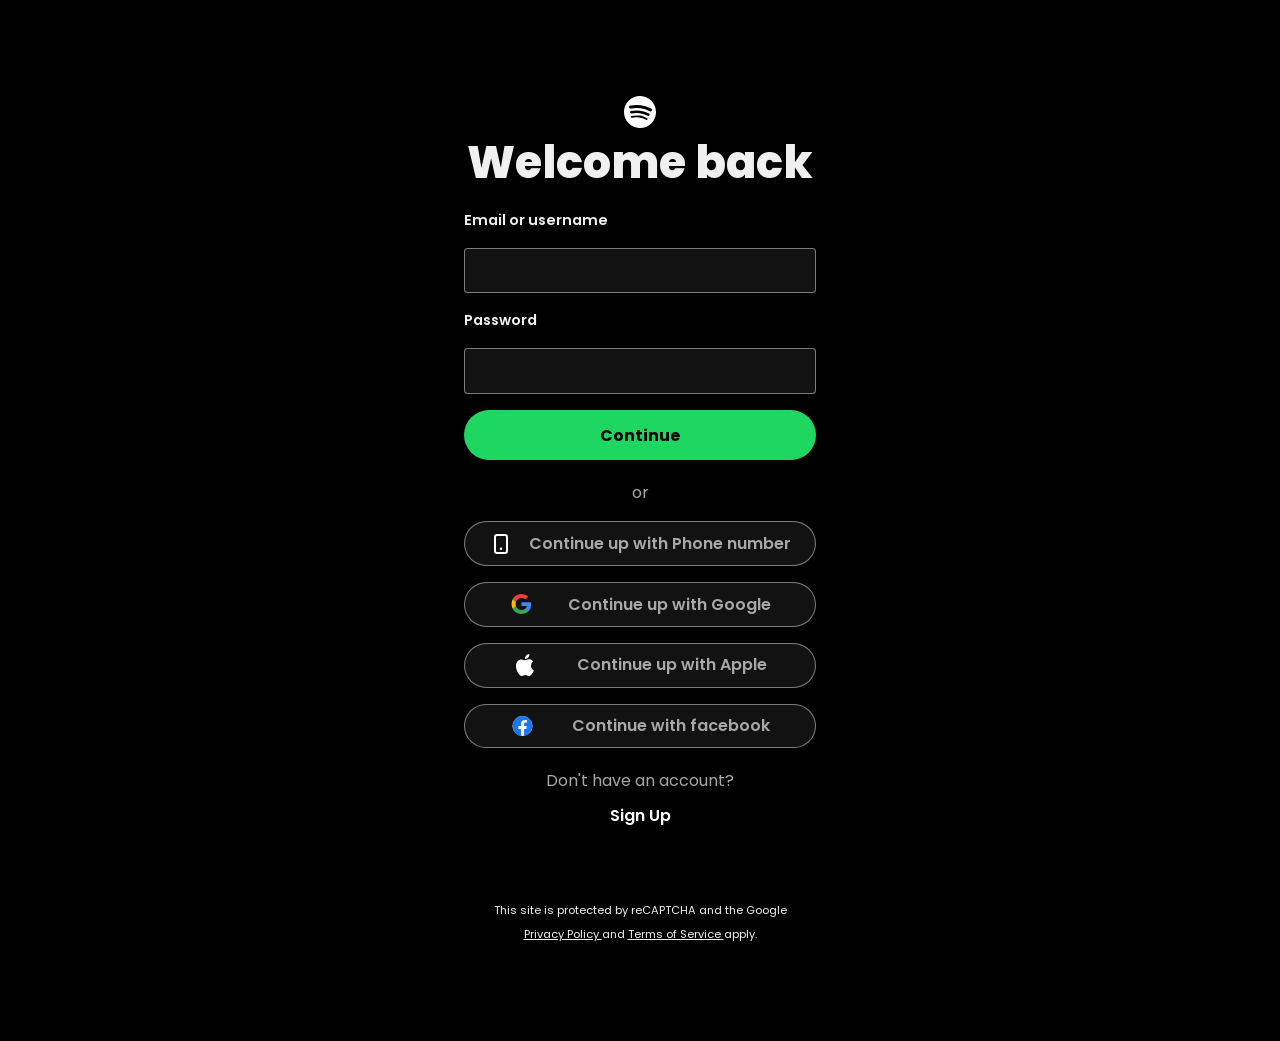
<file: login-page.html>
<!DOCTYPE html>
<html lang="en">
<head>
    <meta charset="UTF-8">
    <meta name="viewport" content="width=device-width, initial-scale=1.0">
    <!-- Google font - Poppins -->
    <link rel="preconnect" href="https://fonts.googleapis.com" />
    <link rel="preconnect" href="https://fonts.gstatic.com" crossorigin />
    <link
      href="https://fonts.googleapis.com/css2?family=Poppins:wght@200;400;600;700;800;900&display=swap"
      rel="stylesheet"
    />
    <link rel="stylesheet" href="/css/sign-up.css" />

    <title>Log In | Spotify</title>
</head>
<body>
    <section class="hero">
        <div class="hero-container">
            <div class="hero-header">
                <div class="hero-header-logo">
                    <img src="images/logo.svg" alt="logo">
                </div>                
            </div>
            <div class="hero-body">
                <h1 class="hero-body-title">
                    Welcome back
                </h1>
                <form class="hero-body-sign-up-form">
                    <label class="hero-body-sign-up-form-email-label" for="email">Email or username </label>
                    <input class="hero-body-sign-up-form-email-input" type="email" name="input-email" id="email" required>

                    <label class="hero-body-sign-up-form-password-label" for="password">Password </label>
                    <input class="hero-body-sign-up-form-password-input" type="password" name="input-password" id="password" minlength="8" required>
                    
                    <input class="hero-body-sign-up-form-btn" type="submit" value="Continue">
                </form>
                <div class="hero-body-sign-up-actions">
                    <p class="hero-body-sign-up-text">
                        or
                    </p>
                    <a href="index.html" class="hero-body-sign-up-action-btn">
                        <img src="images/phone.svg" alt="google.svg">
                        Continue up with Phone number
                    </a>
                    <a href="index.html" class="hero-body-sign-up-action-btn">
                        <img src="images/google.svg" alt="google.svg">
                        Continue up with Google
                    </a>
                    <a href="index.html" class="hero-body-sign-up-action-btn">
                        
                        <img src="images/apple.svg" alt="apple.svg">
                        Continue up with Apple
                    </a>
                    <a href="index.html" class="hero-body-sign-up-action-btn">
                        
                        <img src="images/facebook.svg" alt="apple.svg">
                        Continue with facebook
                    </a>

                </div>
                <div class="hero-body-sign-up-login-link">
                    <p class="hero-body-sign-up-text">
                        Don't have an account?
                    </p>
                    <a class="hero-body-sign-up-login-link-btn" href="signup-page.html">Sign Up</a>
                </div>
            </div>
            <div class="hero-footer">
                <p class="hero-footer-text">
                    This site is protected by reCAPTCHA and the Google
                </p>
                <span class="hero-footer-text hero-footer-text-underline">
                    Privacy Policy
                </span>
                <span class="hero-footer-text">
                    and
                </span>
                <span class=" hero-footer-text hero-footer-text-underline">
                    Terms of Service
                </span>
                <span class="hero-footer-text">
                    apply.
                </span> 
            </div>
        </div>

        
    </section>
    <script src="/js/login-script.js"></script>
</body>
</html>
</file>
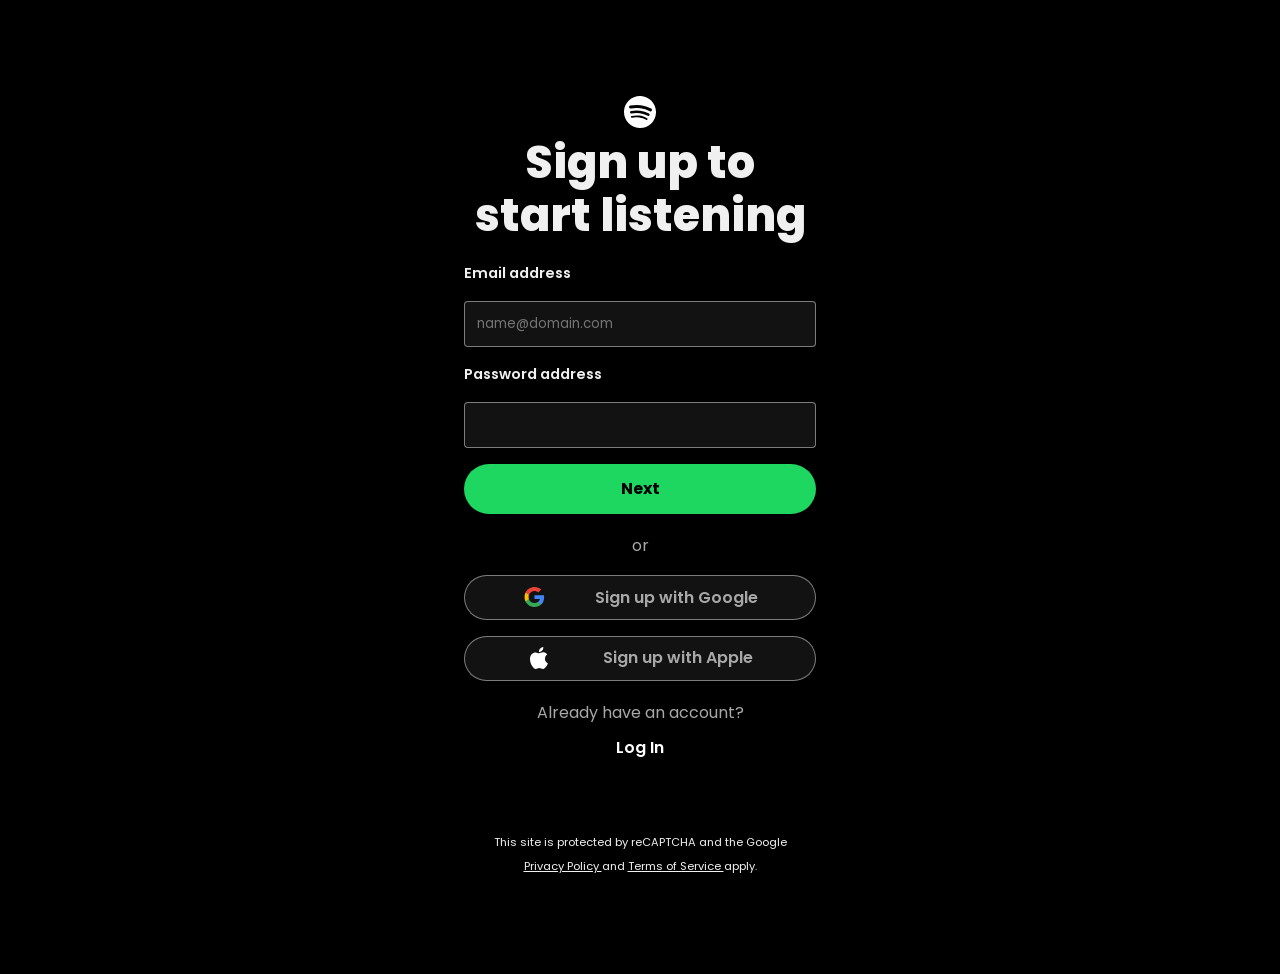
<file: signup-page.html>
<!DOCTYPE html>
<html lang="en">
<head>
    <meta charset="UTF-8">
    <meta name="viewport" content="width=device-width, initial-scale=1.0">
    <!-- Google font - Poppins -->
    <link rel="preconnect" href="https://fonts.googleapis.com" />
    <link rel="preconnect" href="https://fonts.gstatic.com" crossorigin />
    <link
      href="https://fonts.googleapis.com/css2?family=Poppins:wght@200;400;600;700;800;900&display=swap"
      rel="stylesheet"
    />
    <link rel="stylesheet" href="/css/sign-up.css" />

    <title>Sign Up | Spotify</title>
</head>
<body>
    <section class="hero">
        <div class="hero-container">
            <div class="hero-header">
                <div class="hero-header-logo">
                    <img src="images/logo.svg" alt="logo">
                </div>                
            </div>
            <div class="hero-body">
                <h1 class="hero-body-title">
                    Sign up to start listening
                </h1>
                <form class="hero-body-sign-up-form">
                    <label class="hero-body-sign-up-form-email-label" for="email">Email address </label>
                    <input class="hero-body-sign-up-form-email-input" type="email" name="input-email" id="email" placeholder="name@domain.com" required>
                    <label class="hero-body-sign-up-form-password-label" for="password">Password address </label>
                    <input class="hero-body-sign-up-form-password-input" type="password" name="input-password" id="password"  required>
                    <input class="hero-body-sign-up-form-btn" type="submit" value="Next">
                </form>
                <div class="hero-body-sign-up-actions">
                    <p class="hero-body-sign-up-text">
                        or
                    </p>
                    <a href="index.html" class="hero-body-sign-up-action-btn">
                        <img src="images/google.svg" alt="google.svg">
                        Sign up with Google
                    </a>
                    <a href="index.html" class="hero-body-sign-up-action-btn">
                        
                        <img src="images/apple.svg" alt="apple.svg">
                        Sign up with Apple
                    </a>

                </div>
                <div class="hero-body-sign-up-login-link">
                    <p class="hero-body-sign-up-text">
                        Already have an account?
                    </p>
                    <a class="hero-body-sign-up-login-link-btn" href="login-page.html">Log In</a>
                </div>
            </div>
            <div class="hero-footer">
                <p class="hero-footer-text">
                    This site is protected by reCAPTCHA and the Google
                </p>
                <span class="hero-footer-text hero-footer-text-underline">
                    Privacy Policy
                </span>
                <span class="hero-footer-text">
                    and
                </span>
                <span class=" hero-footer-text hero-footer-text-underline">
                    Terms of Service
                </span>
                <span class="hero-footer-text">
                    apply.
                </span> 
            </div>
        </div>

        
    </section>
    <script src="/js/sign-in.js"></script>
</body>
</html>
</file>
<file: css/sign-up.css>
*,
*::after,
*::before {
  margin: 0;
  padding: 0;
  box-sizing: border-box;
}

:root {
  --background-dark: #121212;
  --black: #000;
  --grey: #1f1f1f;
  --button-background: #f0f0f0;
  --text-color: #a8a8a8;
}
body {
  font-family: 'Poppins', sans-serif;
  background-color: var(--black);
  line-height: 1.6;
  color: var(--button-background);
  scroll-behavior: smooth;
}
a {
  text-decoration: none;
  color: var(--black);
  background-color: var(--button-background);
  padding: 0.6rem;
  border-radius: 50px;
  font-weight: 600;
  cursor: pointer;
}
.hero {
  margin: 6rem auto;
  display: flex;
  justify-content: center;
  align-items: center;
  text-align: center;
}
.hero-container {
  width: 26rem;
}
.hero-body {
  padding: 0 2rem;
  display: flex;
  flex-direction: column;
  gap: 1.2rem;
}
.hero-body-title {
  font-weight: 800;
  text-align: center;
  font-size: 2.8rem;
  line-height: 1.2;
  text-wrap: balance;
  /* margin-bottom: 2rem; */
}
.hero-body-sign-up-form {
  display: flex;
  flex-direction: column;
  gap: 1rem;
  text-align: left;
}
.hero-body-sign-up-form-email-label,
.hero-body-sign-up-form-password-label {
  font-size: 0.9rem;
  font-weight: 600;
}
.hero-body-sign-up-form-email-input,
.hero-body-sign-up-form-password-input {
  font-family: inherit;
  padding: 0.8rem;
  border: none;
  box-shadow: inset 0 0 0 1px #7c7c7c;
  border-radius: 4px;
  background-color: #121212;
  color: var(--text-color);
}
.hero-body-sign-up-form-phone-number {
  color: #1ed760;
  text-decoration: underline;
  font-size: 0.8rem;
  font-weight: 700;
  cursor: pointer;
}
.hero-body-sign-up-form-btn {
  padding: 0.8rem;
  border-radius: 20rem;
  background-color: #1ed760;
  border: none;
  color: black;
  font-weight: 700;
  font-family: inherit;
  font-size: 1rem;
  cursor: pointer;
  /* margin-bottom: 0.8rem; */
}
.hero-body-sign-up-text {
  color: var(--text-color);
  /* margin-bottom: 0.8rem; */
}
.hero-body-sign-up-actions {
  display: flex;
  flex-direction: column;
  gap: 1rem;
}
.hero-body-sign-up-action-btn {
  display: flex;
  justify-content: space-evenly;
  align-items: center;
  font-family: inherit;
  padding: 0.6rem;
  border: none;
  box-shadow: inset 0 0 0 1px #7c7c7c;
  background-color: #121212;
  color: var(--text-color);
}
.hero-body-sign-up-login-link {
  /* margin-top: 2rem; */
  display: flex;
  flex-direction: column;
}
.hero-body-sign-up-login-link a {
  display: inline-block;
  background-color: transparent;
  border: none;
  color: white;
  margin-bottom: 4rem;
}
.hero-footer-text {
  font-size: 0.7rem;
}
.hero-footer-text-underline {
  text-decoration: underline;
  cursor: pointer;
}
</file>
